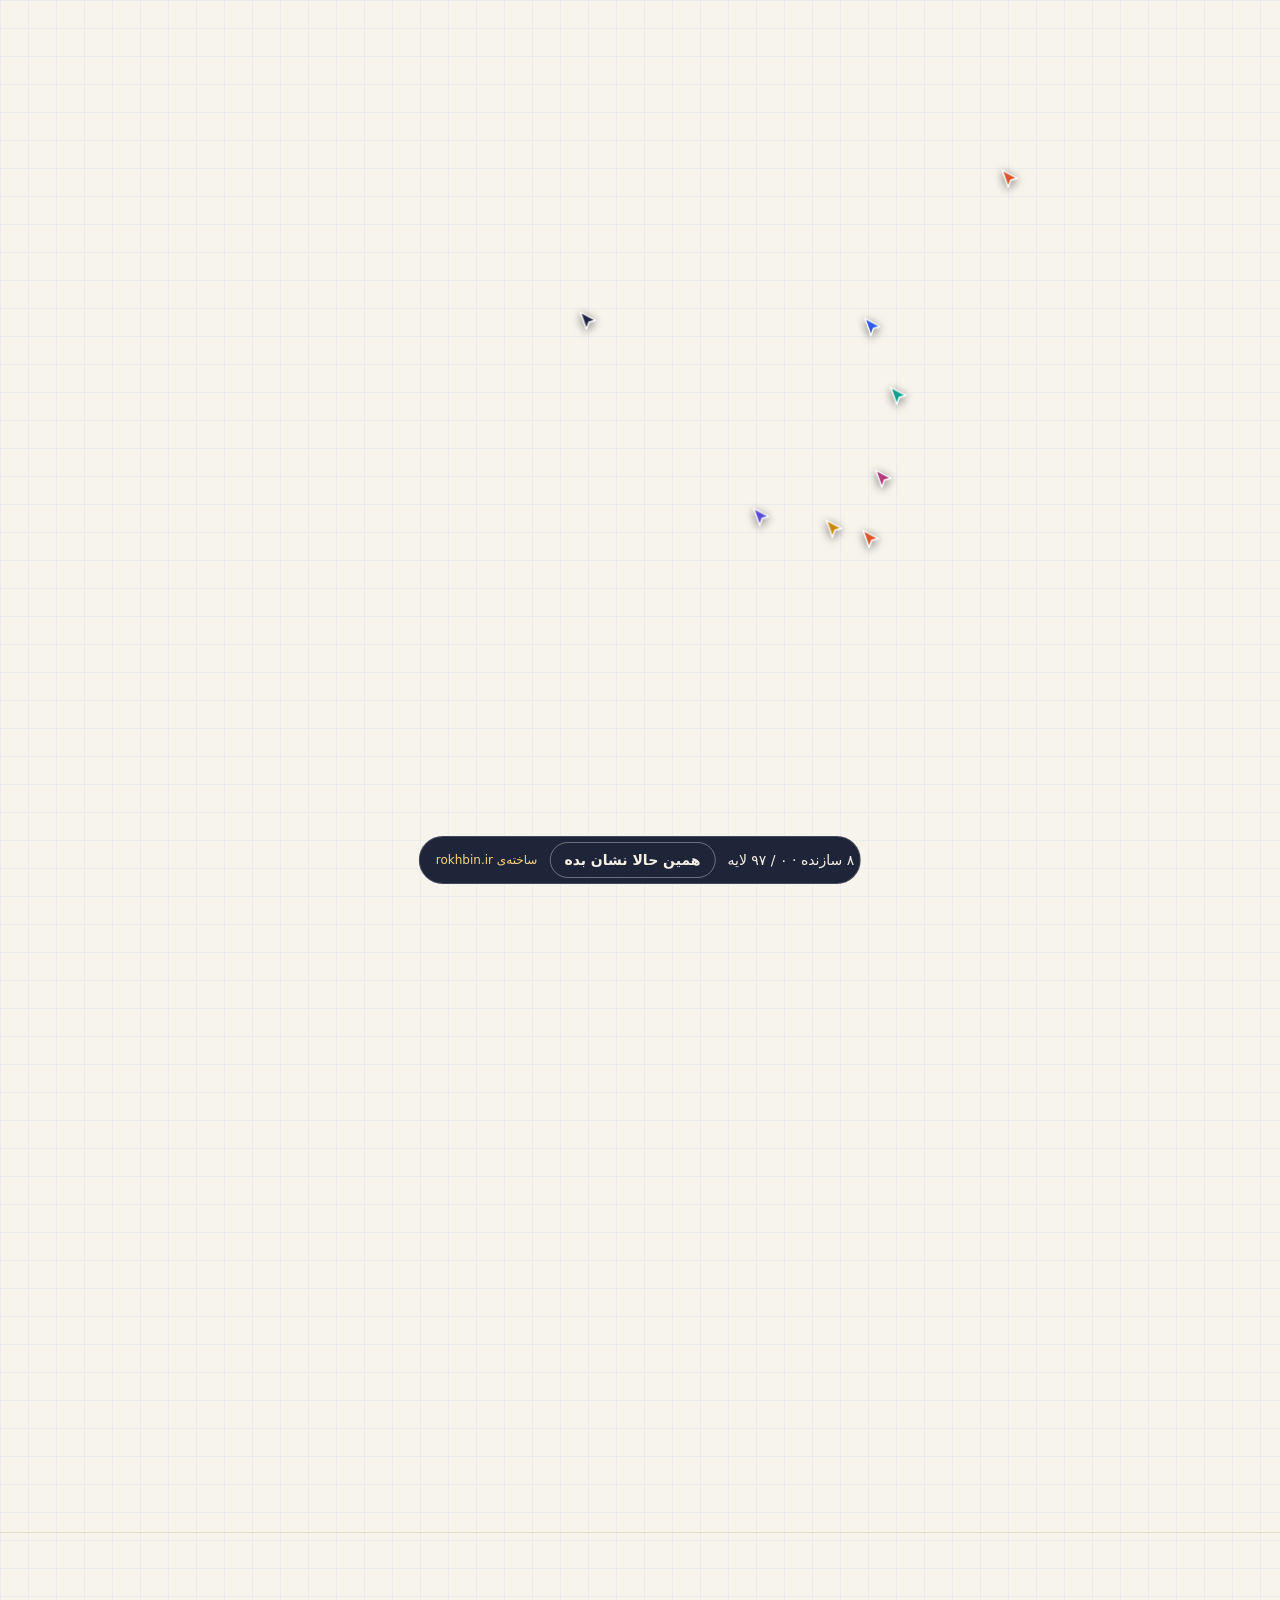
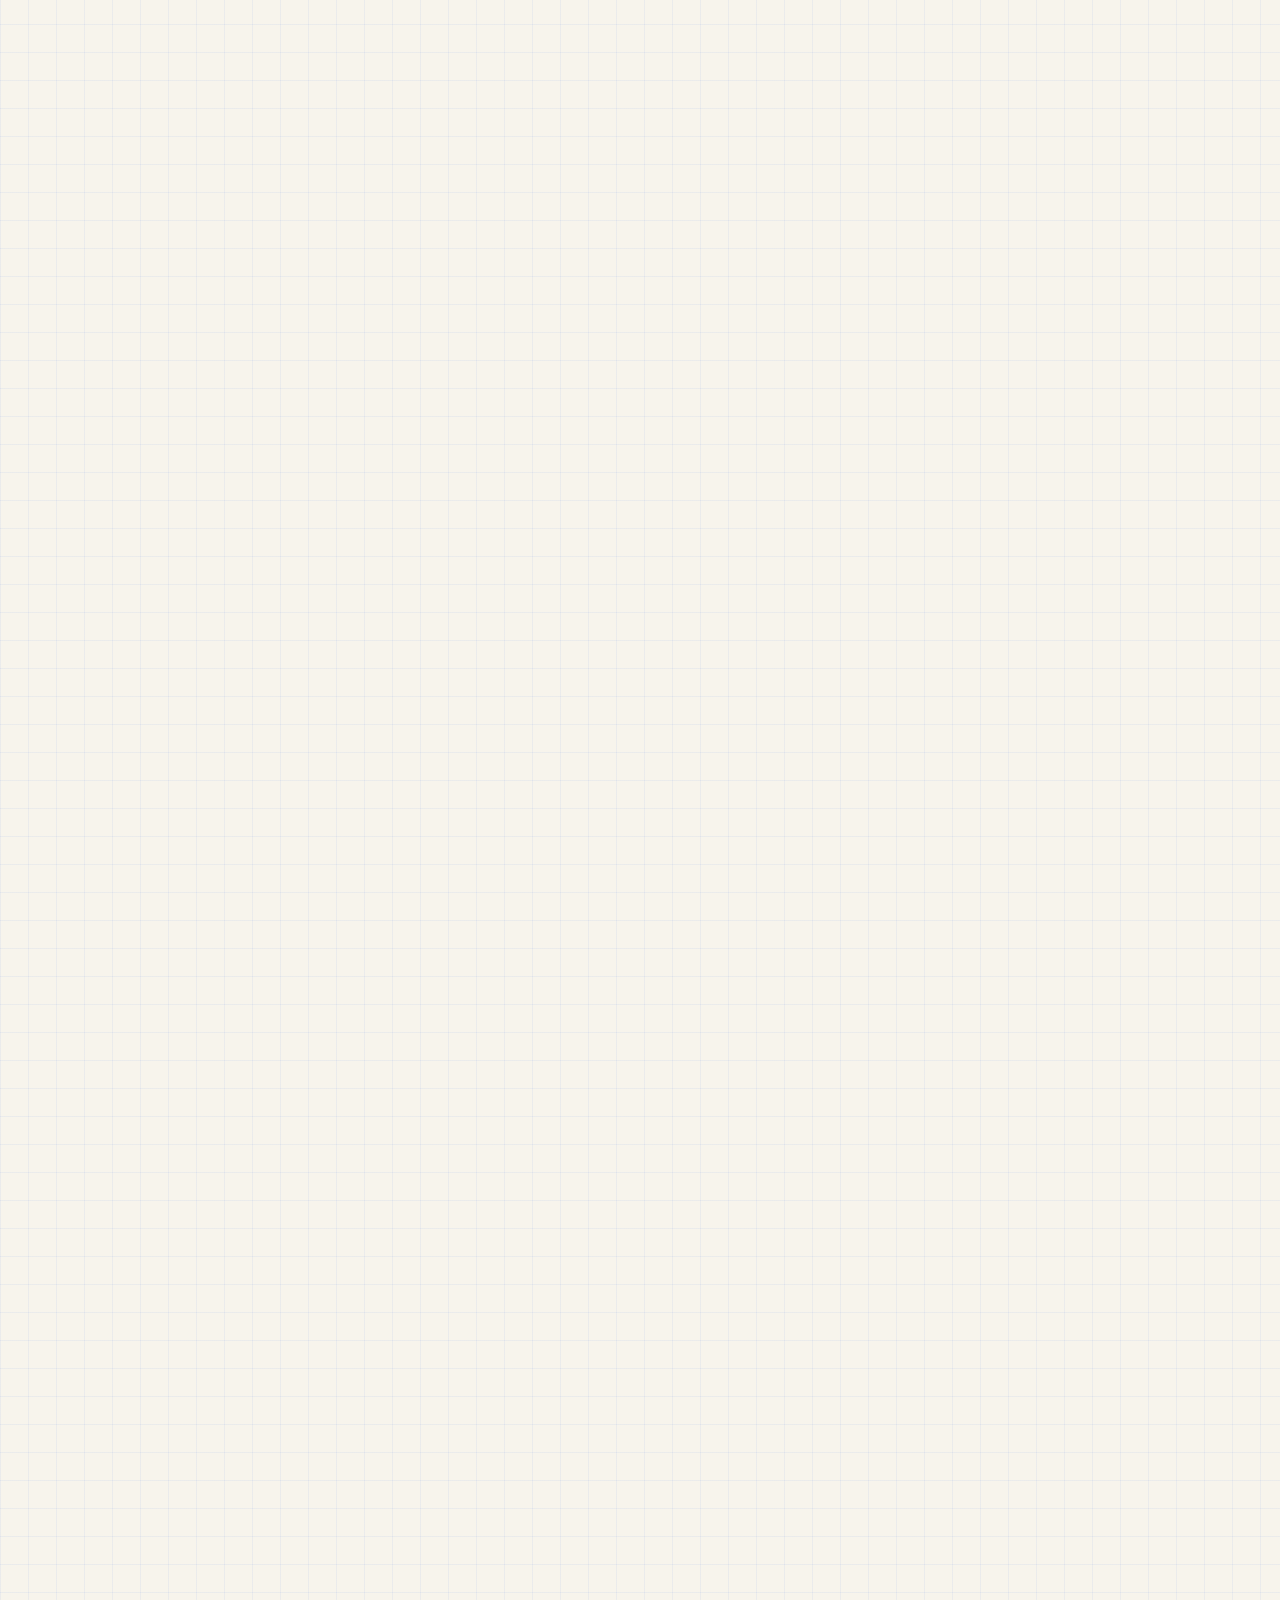
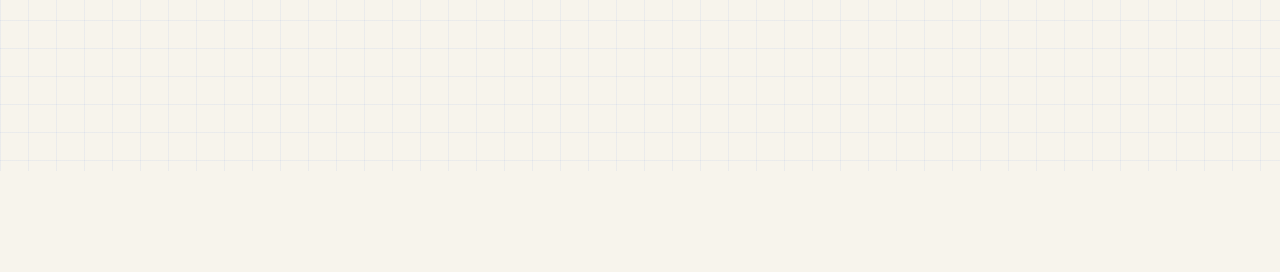
<file: index.html>
<!doctype html>
<html lang="en">
<head>
  <meta charset="utf-8">
  <title>banna</title>
  <meta http-equiv="refresh" content="0; url=demo/">
  <link rel="canonical" href="demo/">
</head>
<body>
  <p><a href="demo/">Open the banna demo</a></p>
</body>
</html>
</file>
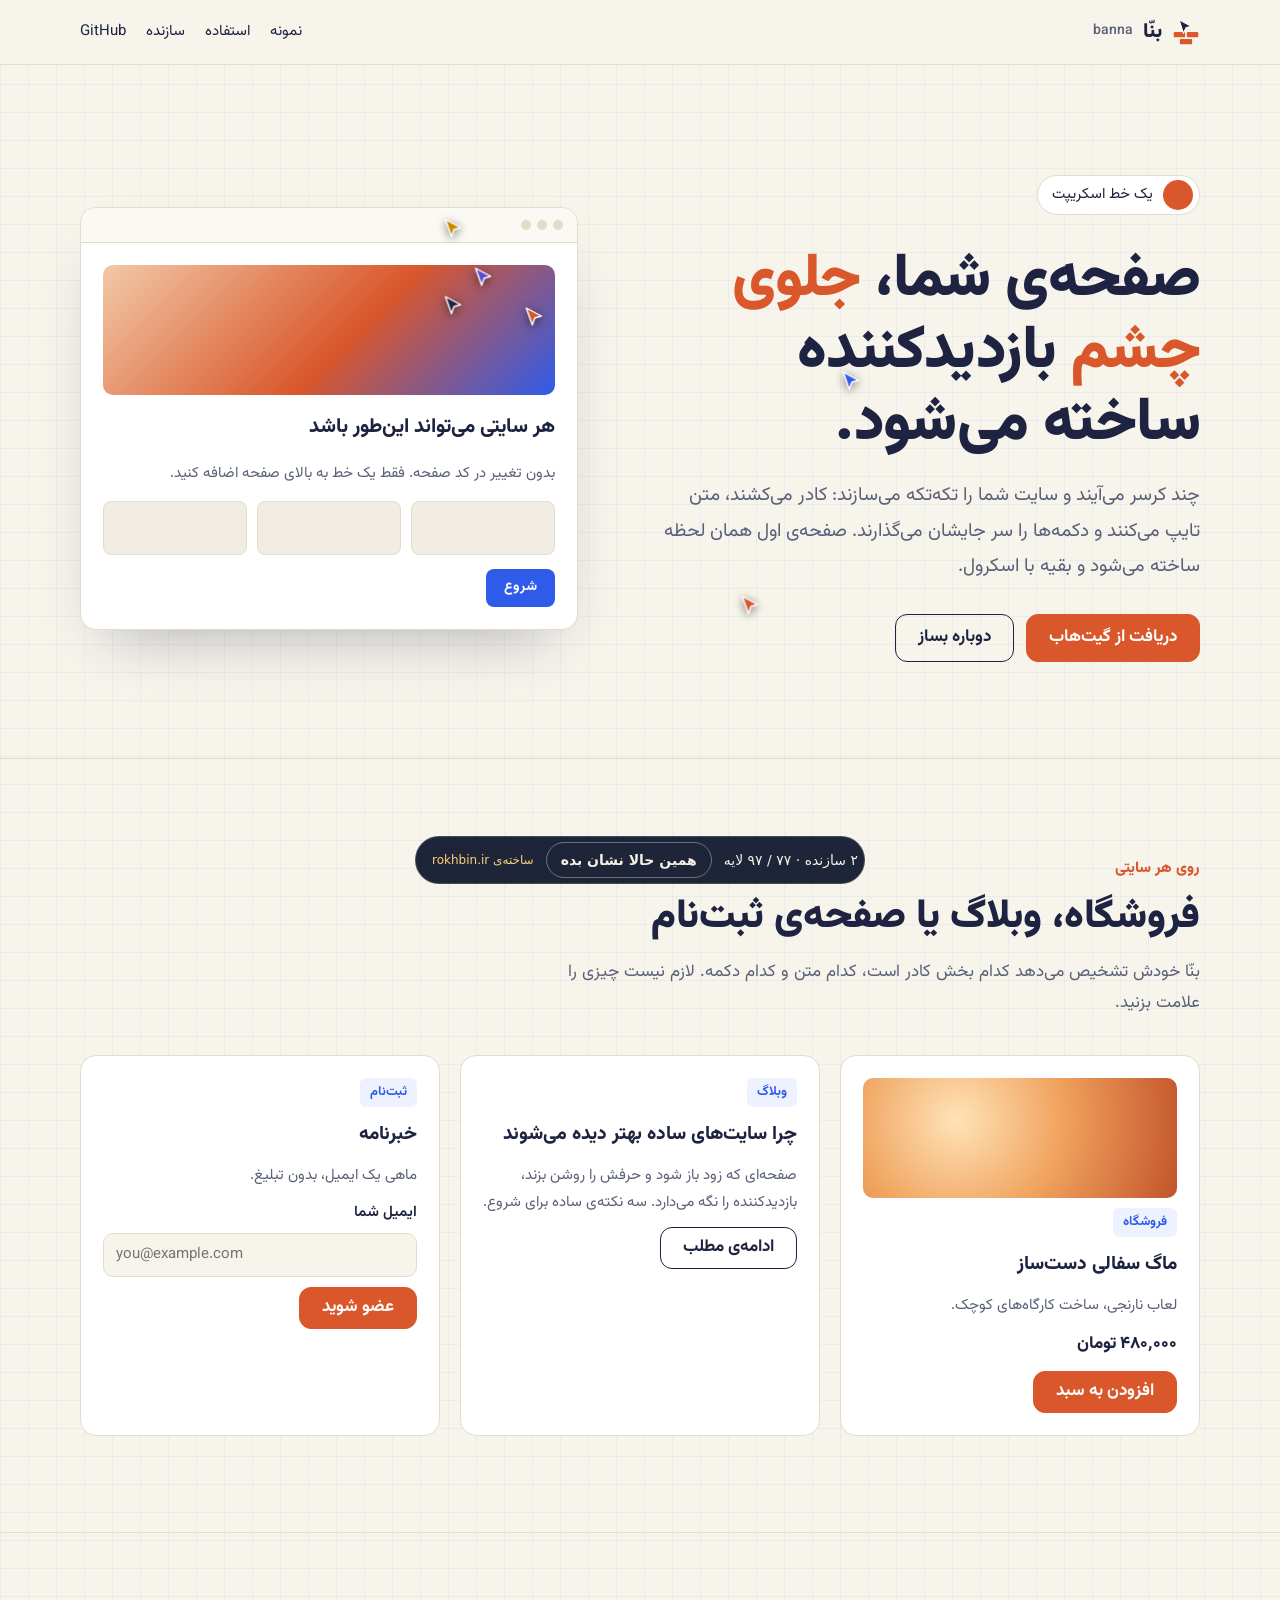
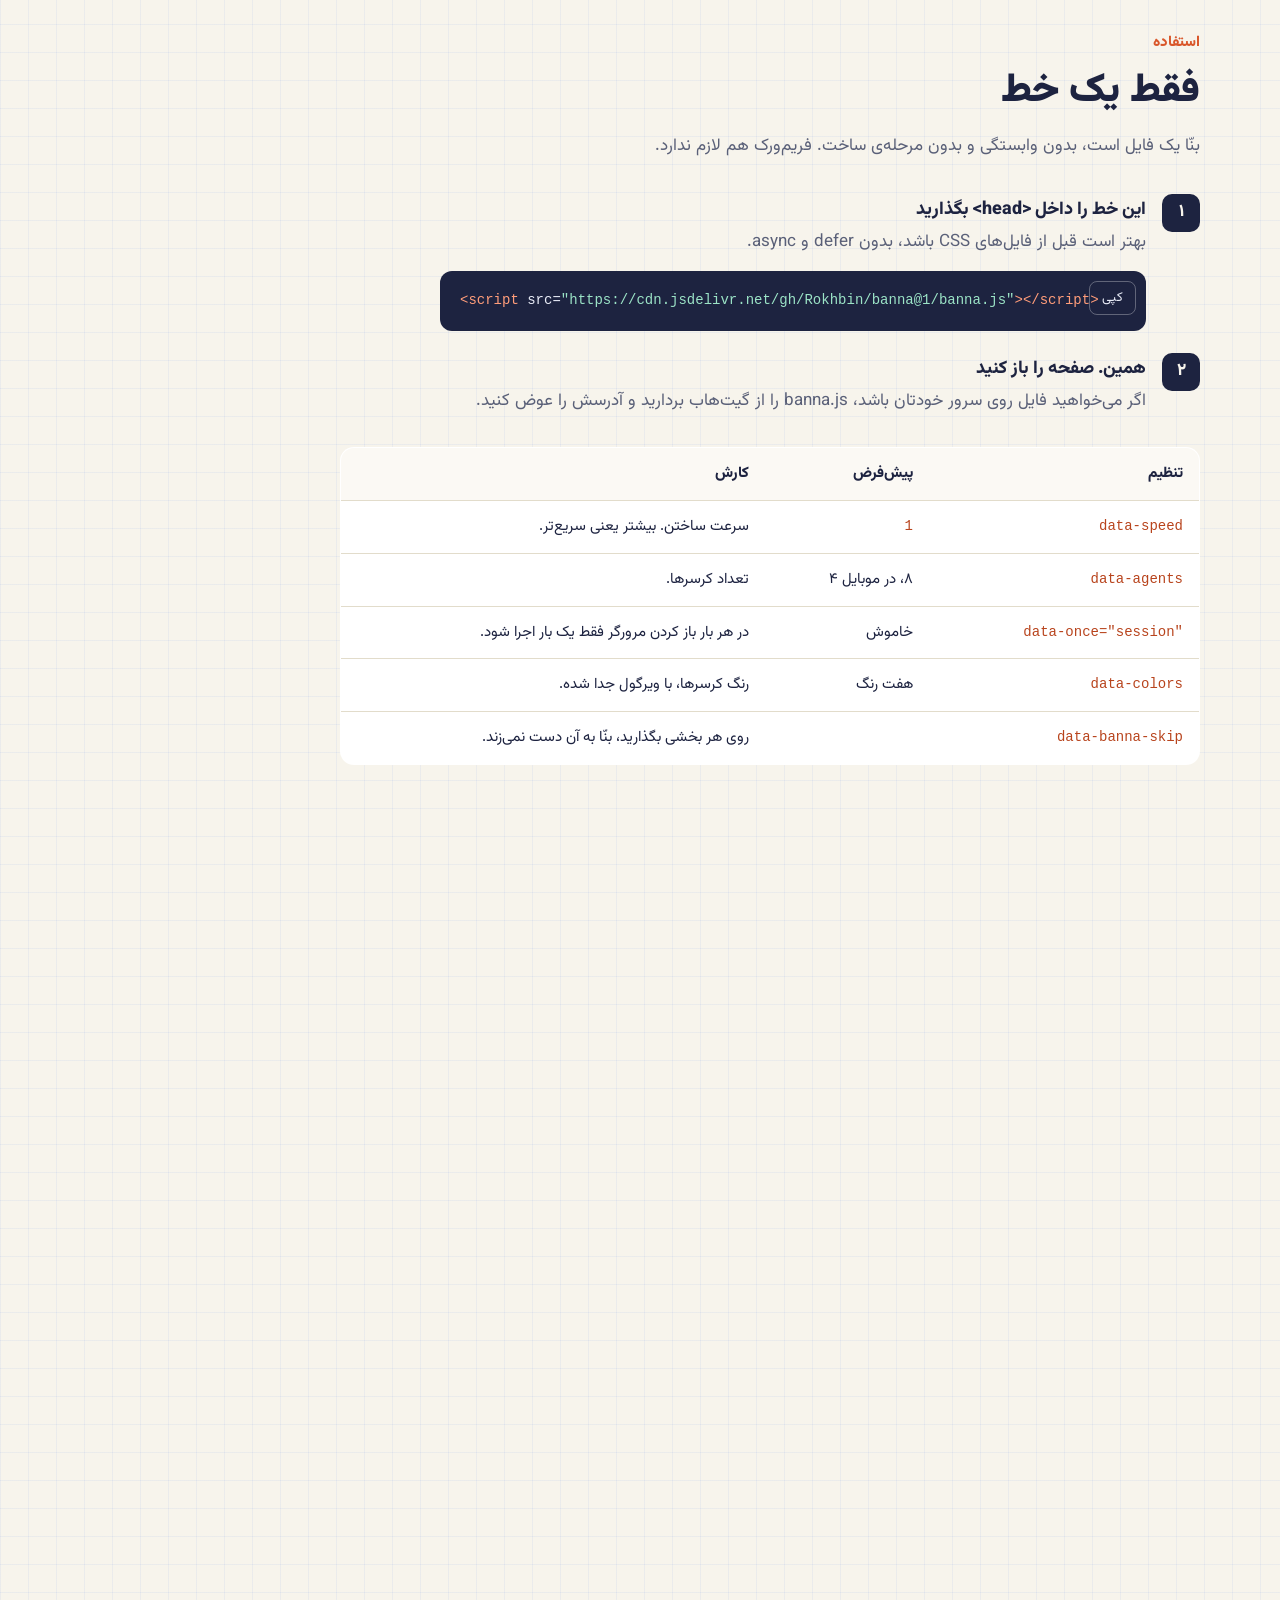
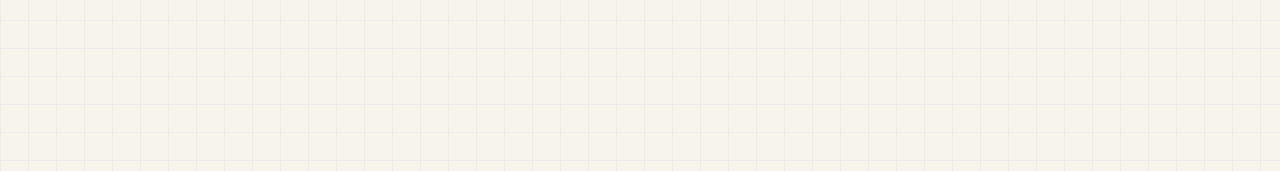
<file: demo/index.html>
<!doctype html>
<html lang="fa" dir="rtl">
<head>
  <meta charset="utf-8">
  <meta name="viewport" content="width=device-width, initial-scale=1">
  <meta name="theme-color" content="#F7F4EC">
  <title>بنّا | صفحه‌ی شما، جلوی چشم بازدیدکننده ساخته می‌شود</title>
  <meta name="description" content="بنّا یک اسکریپت متن‌باز .">
  <meta name="author" content="#">
  <link rel="icon" href="assets/favicon.svg" type="image/svg+xml">
  <link rel="alternate" hreflang="en" href="en/">
  <script src="../banna.js" data-colors="#D9572B,#2F5BEA,#0E9F8A,#B5387A,#C98A00,#5B4BD6,#1D2340"></script>
  <link rel="stylesheet" href="assets/demo.css">
  <script src="assets/demo.js" defer></script>
</head>
<body>
  <header class="top">
    <div class="wrap">
      <a class="brand" href="#"><img src="assets/favicon.svg" alt="" width="28" height="28">بنّا <small>banna</small></a>
      <nav class="nav" aria-label="منو">
        <a class="hide-phone" href="#anywhere">نمونه</a>
        <a class="hide-phone" href="#">استفاده</a>
        <a class="hide-phone" href="#">سازنده</a>
        <a href="https://github.com/mrgholami8/banna-main" >GitHub</a>
      </nav>
    </div>
  </header>

  <main>
    <section class="hero">
      <div class="wrap">
        <div>
          <a class="byline" href="https://divocode.com/" rel="author"><b></b>یک خط اسکریپت</a>
          <h1>صفحه‌ی شما، <em>جلوی چشم</em> بازدیدکننده ساخته می‌شود.</h1>
          <p class="lead">چند کرسر می‌آیند و سایت شما را تکه‌تکه می‌سازند: کادر می‌کشند، متن تایپ می‌کنند و دکمه‌ها را سر جایشان می‌گذارند. صفحه‌ی اول همان لحظه ساخته می‌شود و بقیه با اسکرول.</p>
          <div class="actions">
            <a class="btn btn-solid" href="https://github.com/mrgholami8/banna-main" rel="noopener">دریافت از گیت‌هاب</a>
            <button class="btn" id="replay" type="button">دوباره بساز</button>
          </div>
        </div>
        <div class="mock" aria-hidden="true">
          <div class="mock-bar"><span></span><span></span><span></span></div>
          <div class="mock-body">
            <div class="mock-img"></div>
            <h3>هر سایتی می‌تواند این‌طور باشد</h3>
            <p>بدون تغییر در کد صفحه. فقط یک خط به بالای صفحه اضافه کنید.</p>
            <div class="mock-row"><div></div><div></div><div></div></div>
            <span class="mock-btn">شروع</span>
          </div>
        </div>
      </div>
    </section>

    <section class="section" id="anywhere">
      <div class="wrap">
        <p class="kicker">روی هر سایتی</p>
        <h2>فروشگاه، وبلاگ یا صفحه‌ی ثبت‌نام</h2>
        <p class="intro">بنّا خودش تشخیص می‌دهد کدام بخش کادر است، کدام متن و کدام دکمه. لازم نیست چیزی را علامت بزنید.</p>
        <div class="cards">
          <article class="card">
            <div class="product" role="img" aria-label="تصویر محصول"></div>
            <span class="tag">فروشگاه</span>
            <h3>ماگ سفالی دست‌ساز</h3>
            <p>لعاب نارنجی، ساخت کارگاه‌های کوچک.</p>
            <p class="price">۴۸۰٬۰۰۰ تومان</p>
            <button class="btn btn-solid" type="button">افزودن به سبد</button>
          </article>
          <article class="card">
            <span class="tag">وبلاگ</span>
            <h3>چرا سایت‌های ساده بهتر دیده می‌شوند</h3>
            <p>صفحه‌ای که زود باز شود و حرفش را روشن بزند، بازدیدکننده را نگه می‌دارد. سه نکته‌ی ساده برای شروع.</p>
            <a class="btn" href="#anywhere">ادامه‌ی مطلب</a>
          </article>
          <article class="card">
            <span class="tag">ثبت‌نام</span>
            <h3>خبرنامه</h3>
            <p>ماهی یک ایمیل، بدون تبلیغ.</p>
            <label class="field">ایمیل شما<input type="email" dir="ltr" placeholder="you@example.com" autocomplete="email"></label>
            <button class="btn btn-solid" type="button">عضو شوید</button>
          </article>
        </div>
      </div>
    </section>

    <section class="section" id="use">
      <div class="wrap">
        <p class="kicker">استفاده</p>
        <h2>فقط یک خط</h2>
        <p class="intro">بنّا یک فایل است، بدون وابستگی و بدون مرحله‌ی ساخت. فریم‌ورک هم لازم ندارد.</p>
        <ol class="steps">
          <li class="step">
            <span class="step-num">۱</span>
            <div>
              <h3>این خط را داخل &lt;head&gt; بگذارید</h3>
              <p>بهتر است قبل از فایل‌های CSS باشد، بدون defer و async.</p>
              <div class="code"><pre><code><span class="k">&lt;script</span> src=<span class="s">"https://cdn.jsdelivr.net/gh/Rokhbin/banna@1/banna.js"</span><span class="k">&gt;&lt;/script&gt;</span></code></pre><button class="copy" type="button" data-done="کپی شد" data-fail="کپی نشد">کپی</button></div>
            </div>
          </li>
          <li class="step">
            <span class="step-num">۲</span>
            <div>
              <h3>همین. صفحه را باز کنید</h3>
              <p>اگر می‌خواهید فایل روی سرور خودتان باشد، banna.js را از گیت‌هاب بردارید و آدرسش را عوض کنید.</p>
            </div>
          </li>
        </ol>

        <table class="options">
          <thead><tr><th>تنظیم</th><th>پیش‌فرض</th><th>کارش</th></tr></thead>
          <tbody>
            <tr><td><code>data-speed</code></td><td><code>1</code></td><td>سرعت ساختن. بیشتر یعنی سریع‌تر.</td></tr>
            <tr><td><code>data-agents</code></td><td>۸، در موبایل ۴</td><td>تعداد کرسرها.</td></tr>
            <tr><td><code>data-once="session"</code></td><td>خاموش</td><td>در هر بار باز کردن مرورگر فقط یک بار اجرا شود.</td></tr>
            <tr><td><code>data-colors</code></td><td>هفت رنگ</td><td>رنگ کرسرها، با ویرگول جدا شده.</td></tr>
            <tr><td><code>data-banna-skip</code></td><td></td><td>روی هر بخشی بگذارید، بنّا به آن دست نمی‌زند.</td></tr>
          </tbody>
        </table>
      </div>
    </section>

    <section class="section">
      <div class="wrap">
        <p class="kicker">با خیال راحت</p>
        <h2>چیزی را خراب نمی‌کند</h2>
        <div class="promises">
          <div class="promise"><h3>متن صفحه دست نمی‌خورد</h3><p>فقط پنهان و آشکار می‌کند. موتورهای جست‌وجو همه‌ی صفحه را می‌خوانند.</p></div>
          <div class="promise"><h3>چیزی جایی فرستاده نمی‌شود</h3><p>هیچ ردیاب و هیچ درخواستی به سایت دیگر ندارد.</p></div>
          <div class="promise"><h3>کسی منتظر نمی‌ماند</h3><p>با دکمه یا Esc رد می‌شود، و برای کسی که در تنظیماتش حرکت کمتر خواسته اجرا نمی‌شود.</p></div>
          <div class="promise"><h3>اگر خطا بدهد، صفحه سر جایش است</h3><p>هر مشکلی پیش بیاید، صفحه بی‌درنگ کامل نشان داده می‌شود.</p></div>
        </div>
      </div>
    </section>

    <section class="section" id="author">
      <div class="wrap">
        <div class="author">
          <div>
            <div class="author-links">
              <a class="main" href="https://divocode.com/" rel="author">divocode.com</a>
              <a href="https://github.com/mrgholami8/banna-main" rel="noopener">GitHub</a>
              <a href="https://www.instagram.com/divocode.co/" rel="noopener">Instagram</a>
            </div>
          </div>
        </div>
      </div>
    </section>
  </main>
</body>
</html>
</file>
<file: demo/assets/demo.css>
@font-face { font-family: 'Vazirmatn Variable'; src: url(fonts/vazirmatn-arabic.woff2) format('woff2'); font-weight: 100 900; font-display: swap; unicode-range: U+0600-06FF,U+0750-077F,U+0870-088E,U+0890-0891,U+0897-08E1,U+08E3-08FF,U+200C-200E,U+2010-2011,U+204F,U+2E41,U+FB50-FDFF,U+FE70-FE74,U+FE76-FEFC; }
@font-face { font-family: 'Vazirmatn Variable'; src: url(fonts/vazirmatn-latin.woff2) format('woff2'); font-weight: 100 900; font-display: swap; unicode-range: U+0000-00FF,U+2000-206F,U+20AC,U+2122,U+2212; }

:root {
  --paper: #F7F4EC;
  --card: #FFFFFF;
  --ink: #1D2340;
  --soft: #5A6078;
  --line: #E2DCCB;
  --brick: #D9572B;
  --brick-dark: #B8441D;
  --blue: #2F5BEA;
  --code: #1D2340;
  --gutter: clamp(16px, 5vw, 64px);
  color-scheme: light;
}

*, *::before, *::after { box-sizing: border-box; }
html { background: var(--paper); scroll-behavior: smooth; scroll-padding-top: 80px; -webkit-text-size-adjust: 100%; }
body {
  margin: 0;
  color: var(--ink);
  font: 400 1.0625rem/1.85 'Vazirmatn Variable', system-ui, sans-serif;
  /* blueprint paper */
  background-color: var(--paper);
  background-image: linear-gradient(rgb(47 91 234 / .06) 1px, transparent 1px), linear-gradient(90deg, rgb(47 91 234 / .06) 1px, transparent 1px);
  background-size: 28px 28px;
  overflow-x: clip;
}
:root[lang='en'] body { line-height: 1.65; }
h1, h2, h3, p, ul, ol { margin: 0; padding: 0; }
ul, ol { list-style: none; }
a { color: var(--blue); }
code, pre { font-family: ui-monospace, 'SFMono-Regular', Menlo, Consolas, monospace; }
:focus-visible { outline: 3px solid var(--blue); outline-offset: 3px; }

.wrap { width: min(1120px, 100% - 2 * var(--gutter)); margin-inline: auto; }

/* header */
.top { position: sticky; top: 0; z-index: 10; background: rgb(247 244 236 / .9); backdrop-filter: blur(10px); -webkit-backdrop-filter: blur(10px); border-bottom: 1px solid var(--line); }
.top .wrap { display: flex; align-items: center; justify-content: space-between; gap: 16px; min-height: 64px; }
.brand { display: flex; align-items: center; gap: 10px; color: var(--ink); font-weight: 900; font-size: 1.25rem; text-decoration: none; }
.brand img { width: 28px; height: 28px; }
.brand small { color: var(--soft); font-weight: 500; font-size: .875rem; }
.nav { display: flex; align-items: center; gap: 4px 20px; flex-wrap: wrap; }
.nav a { color: var(--ink); text-decoration: none; font-size: .9375rem; }
.nav a:hover { color: var(--brick); }
@media (max-width: 700px) { .nav .hide-phone { display: none; } }

/* hero */
.hero { padding-block: clamp(48px, 9vw, 110px) clamp(48px, 8vw, 96px); }
.hero .wrap { display: grid; grid-template-columns: 1.05fr .95fr; gap: clamp(32px, 6vw, 72px); align-items: center; }
@media (max-width: 900px) { .hero .wrap { grid-template-columns: 1fr; } }
.byline { display: inline-flex; align-items: center; gap: 10px; padding: 4px 14px 4px 6px; background: var(--card); border: 1px solid var(--line); border-radius: 999px; font-size: .9375rem; color: var(--ink); text-decoration: none; }
:root[dir='rtl'] .byline { padding: 4px 6px 4px 14px; }
.byline b { display: grid; place-items: center; width: 30px; height: 30px; border-radius: 50%; background: var(--brick); color: #fff; font-size: .8125rem; }
.byline:hover { border-color: var(--brick); }
h1 { margin-block: 22px 18px; font-size: clamp(2.25rem, 5vw, 3.75rem); line-height: 1.2; font-weight: 900; letter-spacing: -.01em; }
h1 em { font-style: normal; color: var(--brick); }
.lead { color: var(--soft); font-size: 1.1875rem; max-width: 34em; }
.actions { display: flex; flex-wrap: wrap; gap: 12px; margin-block-start: 30px; }
.btn { display: inline-flex; align-items: center; justify-content: center; gap: 8px; min-height: 48px; padding: 0 22px; border-radius: 12px; border: 1.5px solid var(--ink); background: transparent; color: var(--ink); font: inherit; font-weight: 700; text-decoration: none; cursor: pointer; }
.btn:hover { background: var(--ink); color: var(--paper); }
.btn-solid { background: var(--brick); border-color: var(--brick); color: #fff; }
.btn-solid:hover { background: var(--brick-dark); border-color: var(--brick-dark); color: #fff; }

/* the little site in the hero */
.mock { background: var(--card); border: 1px solid var(--line); border-radius: 16px; box-shadow: 0 30px 60px -30px rgb(29 35 64 / .35); overflow: hidden; }
.mock-bar { display: flex; gap: 6px; padding: 12px 14px; border-bottom: 1px solid var(--line); background: #FBF9F4; }
.mock-bar span { width: 10px; height: 10px; border-radius: 50%; background: var(--line); }
.mock-body { display: grid; gap: 14px; padding: 22px; }
.mock-img { height: 130px; border-radius: 10px; background: linear-gradient(135deg, #F2C9A8, #D9572B 55%, #2F5BEA); }
.mock-body h3 { font-size: 1.25rem; font-weight: 800; }
.mock-body p { color: var(--soft); font-size: .9375rem; }
.mock-row { display: grid; grid-template-columns: 1fr 1fr 1fr; gap: 10px; }
.mock-row div { height: 54px; border-radius: 8px; background: #F1EDE2; border: 1px solid var(--line); }
.mock-btn { justify-self: start; padding: 6px 18px; border-radius: 8px; background: var(--blue); color: #fff; font-size: .875rem; font-weight: 700; }

/* sections */
.section { padding-block: clamp(56px, 8vw, 96px); border-top: 1px solid var(--line); }
.kicker { color: var(--brick); font-weight: 800; font-size: .9375rem; }
h2 { margin-block: 8px 14px; font-size: clamp(1.75rem, 3.4vw, 2.5rem); line-height: 1.3; font-weight: 900; }
.intro { color: var(--soft); max-width: 40em; }

.cards { display: grid; grid-template-columns: repeat(3, 1fr); gap: 20px; margin-block-start: 36px; }
@media (max-width: 900px) { .cards { grid-template-columns: 1fr; } }
.card { display: grid; align-content: start; gap: 10px; padding: 22px; background: var(--card); border: 1px solid var(--line); border-radius: 16px; }
.card .tag { justify-self: start; padding: 2px 10px; border-radius: 6px; background: #EEF2FE; color: var(--blue); font-size: .8125rem; font-weight: 700; }
.card h3 { font-size: 1.1875rem; font-weight: 800; }
.card p { color: var(--soft); font-size: .9375rem; }
.product { height: 120px; border-radius: 10px; background: radial-gradient(circle at 30% 35%, #FFE3B8, #F0A35E 45%, #C2532B); }
.price { color: var(--ink) !important; font-weight: 800; font-size: 1.0625rem !important; }
.card .btn { min-height: 42px; justify-self: start; }
.field { display: grid; gap: 6px; font-size: .9375rem; font-weight: 600; }
.field input { min-height: 44px; padding: 0 12px; border: 1.5px solid var(--line); border-radius: 10px; background: var(--paper); color: var(--ink); font: inherit; font-weight: 400; }
.field input:focus { border-color: var(--blue); outline: none; }

/* use */
.steps { display: grid; gap: 22px; margin-block-start: 32px; max-width: 760px; }
.step { display: grid; grid-template-columns: auto minmax(0, 1fr); gap: 16px; align-items: start; }
.step-num { display: grid; place-items: center; width: 38px; height: 38px; border-radius: 10px; background: var(--ink); color: var(--paper); font-weight: 800; }
.step h3 { font-size: 1.125rem; font-weight: 800; }
.step p { color: var(--soft); }
.code { position: relative; margin-block-start: 12px; }
.code pre { margin: 0; padding: 18px 20px; padding-inline-end: 96px; overflow-x: auto; background: var(--code); color: #E9ECF7; border-radius: 12px; font-size: .875rem; line-height: 1.7; direction: ltr; text-align: left; }
.code pre .k { color: #FF9D7A; }
.code pre .s { color: #9BE3C6; }
.copy { position: absolute; top: 10px; inset-inline-end: 10px; min-height: 34px; padding: 0 12px; border: 1px solid rgb(255 255 255 / .3); border-radius: 8px; background: transparent; color: #E9ECF7; font: inherit; font-size: .8125rem; cursor: pointer; }
:root[dir='rtl'] .code .copy { inset-inline-end: auto; right: 10px; }
.copy:hover { border-color: #fff; }

.options { width: 100%; max-width: 860px; margin-block-start: 30px; border-collapse: collapse; background: var(--card); border: 1px solid var(--line); border-radius: 14px; overflow: hidden; font-size: .9375rem; }
.options th, .options td { padding: 12px 16px; text-align: start; border-bottom: 1px solid var(--line); vertical-align: top; }
.options tr:last-child td { border-bottom: 0; }
.options th { background: #FBF9F4; font-weight: 800; }
.options code { direction: ltr; unicode-bidi: isolate; color: var(--brick-dark); font-size: .875rem; white-space: nowrap; }
@media (max-width: 600px) { .options th:nth-child(2), .options td:nth-child(2) { display: none; } }

.promises { display: grid; grid-template-columns: repeat(2, 1fr); gap: 16px; margin-block-start: 32px; }
@media (max-width: 700px) { .promises { grid-template-columns: 1fr; } }
.promise { padding: 20px 22px; background: var(--card); border: 1px solid var(--line); border-inline-start: 4px solid var(--brick); border-radius: 12px; }
.promise h3 { font-size: 1.0625rem; font-weight: 800; }
.promise p { color: var(--soft); font-size: .9375rem; }

/* author */
.author { display: grid; grid-template-columns: auto 1fr; gap: 28px; align-items: center; margin-block-start: 30px; padding: clamp(22px, 4vw, 36px); background: var(--ink); color: var(--paper); border-radius: 20px; }
@media (max-width: 640px) { .author { grid-template-columns: 1fr; } }
.monogram { display: grid; place-items: center; width: 96px; height: 96px; border-radius: 24px; background: var(--brick); color: #fff; font-size: 2rem; font-weight: 900; }
.author h3 { font-size: 1.5rem; font-weight: 900; }
.author p { color: #C9CEDF; margin-block-start: 6px; max-width: 36em; }
.author-links { display: flex; flex-wrap: wrap; gap: 10px; margin-block-start: 16px; }
.author-links a { display: inline-flex; align-items: center; min-height: 40px; padding: 0 16px; border: 1px solid rgb(255 255 255 / .28); border-radius: 10px; color: #fff; text-decoration: none; font-size: .9375rem; }
.author-links a:hover { border-color: #FF9D7A; color: #FFB89E; }
.author-links .main { background: var(--brick); border-color: var(--brick); }
.author-links .main:hover { background: var(--brick-dark); color: #fff; }

@media (prefers-reduced-motion: reduce) { html { scroll-behavior: auto; } }
</file>
